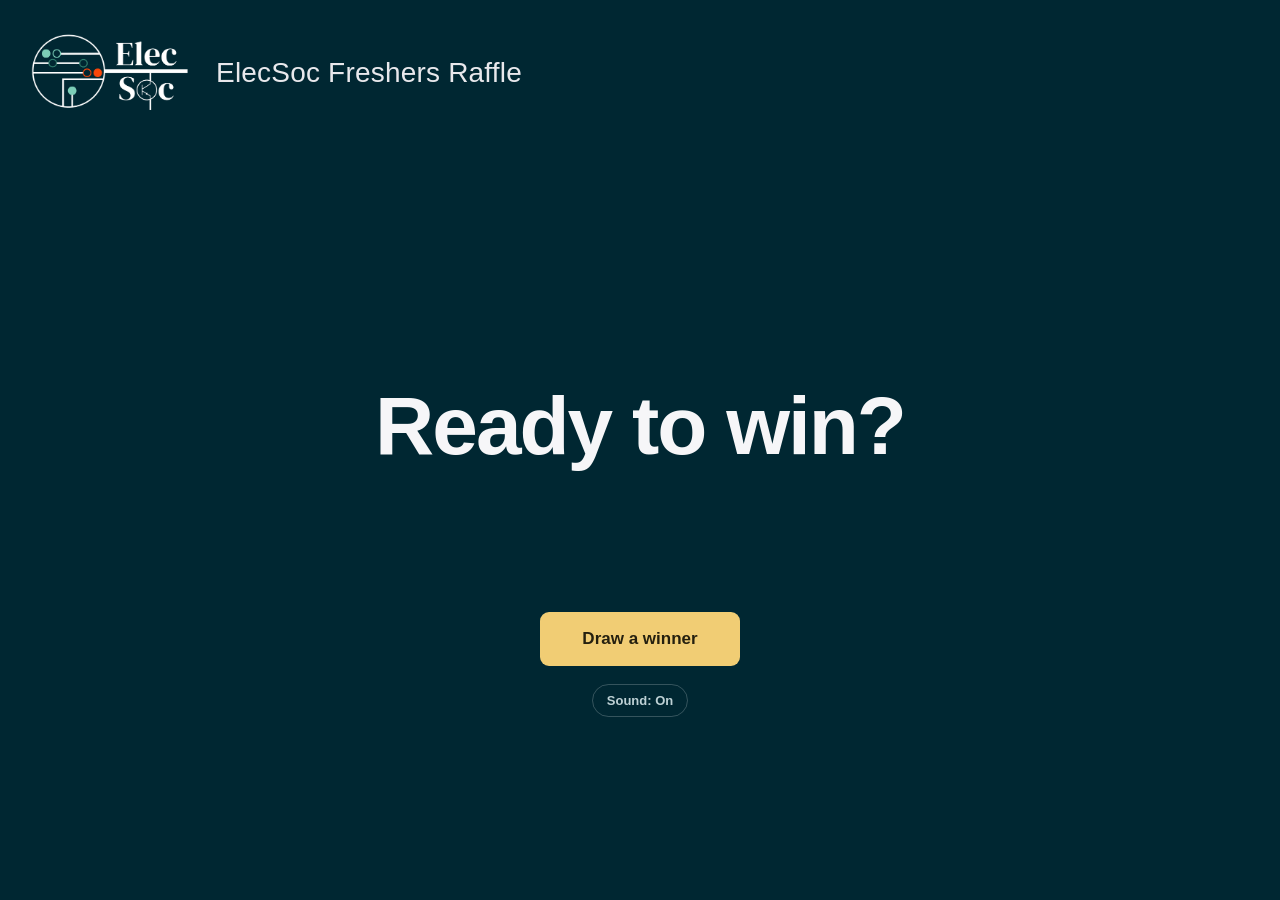
<file: docs/index.html>
<!doctype html>
<html lang="en">
<head>
  <meta charset="UTF-8">
  <meta name="viewport" content="width=device-width, initial-scale=1">
  <title>ElecSoc Freshers Raffle</title>
  <link rel="icon" href="data:,">
  <link rel="stylesheet" href="styles.css">
  <link rel="preload" href="assets/printer.png" as="image">
  <script defer src="participants.js"></script>
  <script defer src="raffle.js"></script>
  <script defer src="app.js"></script>
</head>
<body>
  <header class="site-brand">
    <img src="assets/elecsoc-logo.png" alt="ElecSoc logo" width="100" height="64">
    <h1>ElecSoc Freshers Raffle</h1>
  </header>
  <main>

    <div class="stage" id="stage">
      <p id="name">Ready to win?</p>
      <p id="status" role="status" aria-live="polite"> </p>
    </div>
    <button id="draw" disabled>Draw a winner</button>
    <button id="sound-toggle" class="sound-toggle" type="button" aria-pressed="true" aria-label="Enable sound effects">Sound: On</button>
  </main>
  <dialog id="prize-reveal" aria-labelledby="prize-heading" aria-describedby="prize-description">
    <button id="close-prize" class="close-prize" aria-label="Close prize reveal">Back to draw <span aria-hidden="true">×</span></button>
    <div class="prize-layout">
      <div class="prize-copy">
        <p class="prize-eyebrow">CONGRATULATIONS</p>
        <h2 id="prize-heading">YOU WON!</h2>
        <p id="prize-winner"></p>
        <p id="prize-description">Your new <strong>Bambu Lab A1 mini</strong><br>3D printer is waiting for you.</p>

      </div>
      <div class="prize-visual">
        <div class="prize-halo" aria-hidden="true"></div>
        <div class="prize-ring" aria-hidden="true"></div>
        <img id="prize-image" src="assets/printer.png" alt="Bambu Lab A1 mini 3D printer" width="622" height="842">
      </div>
    </div>
    <div id="confetti" aria-hidden="true"></div>
  </dialog>
</body>
</html>
</file>
<file: docs/styles.css>
:root { color-scheme: dark; font-family: Arial, "Microsoft YaHei", sans-serif; background: #002732; color: #f6f6f8; }
* { box-sizing: border-box; }
body { margin: 0; min-height: 100svh; display: grid; place-items: center; }
main { width: min(960px, 100%); padding: 40px 24px; text-align: center; }
h1 { margin: 0; font-size: 17px; font-weight: 500; letter-spacing: 1px; color: #b9bac5; }
.stage { min-height: 320px; display: flex; flex-direction: column; justify-content: center; padding: 40px 0; }
#name { margin: 0; font-size: clamp(38px, 7vw, 82px); line-height: 1.2; font-weight: 700; letter-spacing: -2px; overflow-wrap: anywhere; }
#status { min-height: 24px; margin: 26px 0 0; color: #b9bac5; font-size: 15px; line-height: 1.6; }
button { font: inherit; font-weight: 600; font-size: 17px; background: #f1cd74; color: #25200f; border: none; border-radius: 9px; min-width: 200px; padding: 17px 34px; cursor: pointer; }
button:hover:enabled { background: #ffdfa0; }
button:focus-visible { outline: 2px solid #fff; outline-offset: 5px; }
button:disabled { cursor: default; background: #33343c; color: #c4c5cc; }
.rolling #name { color: #c1c3cf; }
.winner #name { color: #f1cd74; animation: reveal .6s ease-out; }
.winner #status { color: #f1cd74; }
#confetti { position: fixed; inset: 0; overflow: hidden; pointer-events: none; }
.confetti-piece { position: absolute; top: -24px; width: 8px; height: 14px; animation: fall 3s ease-in forwards; }
@keyframes reveal { from { opacity: .3; transform: scale(.9); } to { opacity: 1; transform: scale(1); } }
@keyframes fall { to { transform: translate3d(var(--drift), 110vh, 0) rotate(650deg); opacity: 0; } }
@media (max-width: 600px) { .stage { min-height: 290px; } #name { letter-spacing: -1px; } }
@media (prefers-reduced-motion: reduce) { *, *::before, *::after { animation: none !important; } }

/* The main screen stays minimal; the prize takes over only after a draw. */
body.prize-open { overflow: hidden; }
#prize-reveal { position: fixed; inset: 0; width: 100%; height: 100%; height: 100dvh; max-width: none; max-height: none; margin: 0; padding: 0; border: 0; color: #fff; background: radial-gradient(ellipse at 76% 52%, #5a401b 0, #272019 26%, #002732 65%); overflow-x: hidden; overflow-y: auto; }
#prize-reveal::backdrop { background: #002732; }
#prize-reveal[open] { animation: prize-enter .5s ease-out; }
.close-prize { position: absolute; top: 22px; right: 26px; z-index: 3; display: flex; align-items: center; gap: 16px; min-width: 0; padding: 10px 14px; border: 1px solid #ffffff38; border-radius: 8px; background: #15161b; color: #e0dfda; font-size: 13px; font-weight: 400; }
.close-prize span { font-size: 23px; line-height: 1; }
.close-prize:hover:enabled { background: #34302a; }
.prize-layout { overflow: hidden; width: min(1280px, 100%); min-height: 100%; margin: auto; padding: 90px 64px 64px; display: grid; grid-template-columns: 1fr 1fr; align-items: center; gap: 32px; }
.prize-copy { position: relative; z-index: 1; min-width: 0; }
.prize-eyebrow { font-size: 12px; letter-spacing: 5px; color: #edcf92; margin: 0 0 20px; }
#prize-heading { font-size: clamp(48px, 7.5vw, 108px); font-weight: 900; line-height: .98; letter-spacing: -4px; margin: 0; }
#prize-winner { margin: 24px 0; color: #f1cd74; font-size: clamp(30px, 4vw, 64px); line-height: 1.14; font-weight: 700; overflow-wrap: anywhere; }
#prize-description { font-size: 19px; line-height: 1.6; color: #c6c3bd; }
#prize-description strong { color: #fff; font-weight: 600; }
.prize-signoff { margin-top: 38px; font-size: 12px; color: #a29a8c; letter-spacing: 1px; }
.prize-visual { position: relative; min-width: 0; display: grid; place-items: center; isolation: isolate; }
#prize-image { display: block; position: relative; z-index: 1; max-width: 100%; width: auto; height: min(72vh, 690px); object-fit: contain; filter: drop-shadow(0 20px 28px #0009); }
.prize-halo { position: absolute; inset: -10%; z-index: -1; border-radius: 50%; background: repeating-conic-gradient(from 0deg, #f1cd7428 0deg 7deg, transparent 7deg 24deg); mask-image: radial-gradient(ellipse, #000 0%, transparent 68%); }
.prize-ring { position: absolute; width: 65%; aspect-ratio: 1; border: 2px solid #f1cd7470; border-radius: 50%; opacity: 0; }
#prize-reveal[open] .prize-copy { animation: prize-copy-in .7s .15s both; }
#prize-reveal[open] #prize-image { animation: prize-pop 1s .2s both; }
#prize-reveal[open] .prize-halo { animation: halo-turn 26s linear infinite; }
#prize-reveal[open] .prize-ring { animation: prize-ring-out 1.4s .3s ease-out both; }
#prize-reveal #confetti { z-index: 2; }
#prize-reveal .confetti-piece { animation-duration: 4s; }
@keyframes prize-enter { from { opacity: 0; } to { opacity: 1; } }
@keyframes prize-copy-in { from { opacity: 0; transform: translateY(24px); } to { opacity: 1; transform: translateY(0); } }
@keyframes prize-pop { from { opacity: 0; transform: translateY(50px) scale(.7) rotate(-7deg); } to { opacity: 1; transform: translateY(0) scale(1) rotate(0); } }
@keyframes halo-turn { to { transform: rotate(360deg); } }
@keyframes prize-ring-out { from { opacity: .8; transform: scale(.5); } to { opacity: 0; transform: scale(2); } }
@media (max-width: 700px) {
  .close-prize { top: 16px; right: 16px; }
  .prize-layout { grid-template-columns: 1fr; text-align: center; gap: 24px; padding: 86px 24px 32px; }
  .prize-eyebrow { font-size: 10px; letter-spacing: 3px; margin-bottom: 14px; }
  #prize-heading { font-size: clamp(46px, 13vw, 76px); letter-spacing: -2px; }
  #prize-winner { margin: 14px 0; font-size: clamp(30px, 8vw, 42px); }
  #prize-description { margin: 12px 0; font-size: 16px; }
  .prize-signoff { margin: 18px 0 0; font-size: 10px; }
  #prize-image { height: min(43vh, 420px); max-width: 100%; }
}

body { padding-top: 132px; padding-bottom: 24px; }
.site-brand { position: absolute; top: 20px; left: 28px; max-width: calc(100% - 56px); display: flex; align-items: center; gap: 24px; }
.site-brand img { width: 164px; height: 105px; object-fit: cover; flex: none; }
.site-brand h1 { color: #e8e8ec; font-size: 28px; font-weight: 500; letter-spacing: .2px; line-height: 1.4; }
@media (max-width: 600px) {
  .site-brand { top: 16px; left: 20px; max-width: calc(100% - 40px); gap: 12px; }
  .site-brand img { width: 112px; height: 72px; }
  .site-brand h1 { font-size: 20px; }
}

#sound-toggle { display: block; margin: 18px auto 0; padding: 8px 14px; width: auto; min-width: 0; font-size: 13px; color: #bdd1d5; background: transparent; border: 1px solid #ffffff35; border-radius: 999px; box-shadow: none; }
#sound-toggle:hover { background: #ffffff12; }
</file>
